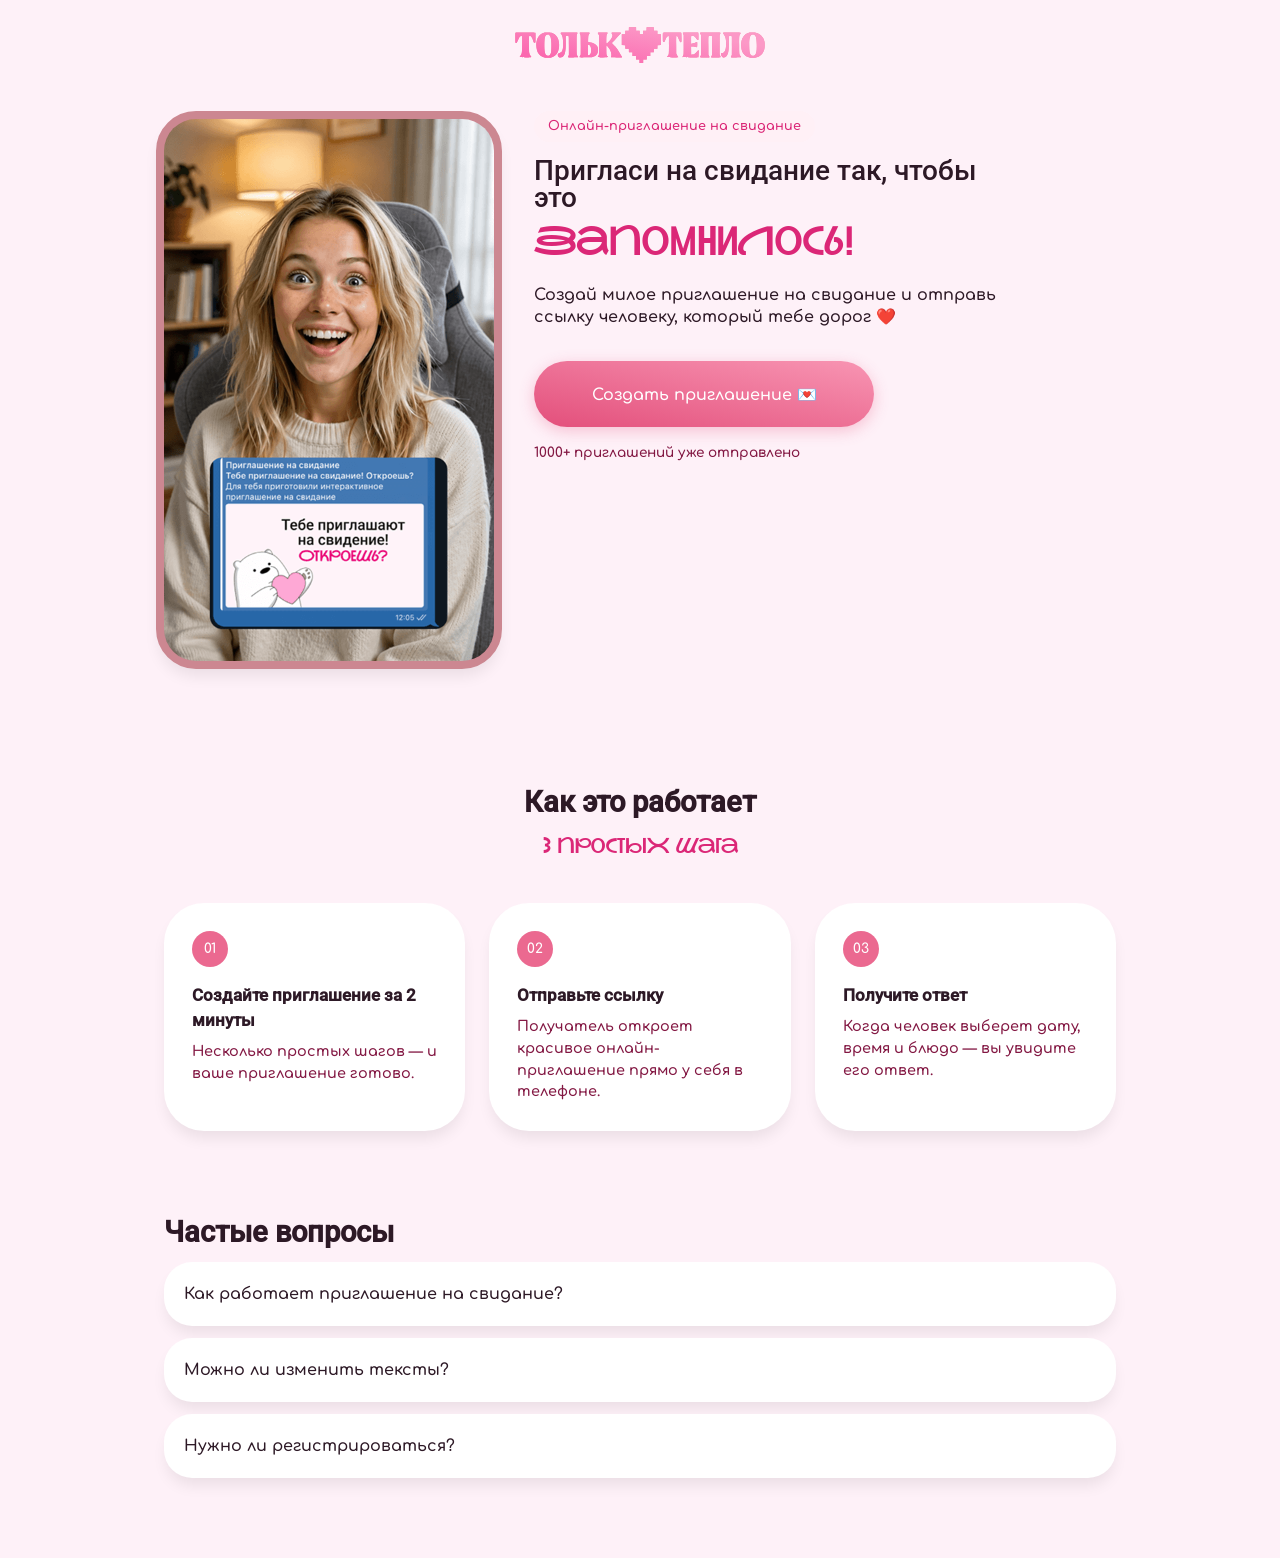
<file: index.html>
<!DOCTYPE html>
<html lang="ru">
  <head>
    <meta charset="UTF-8" />
    <meta
      name="viewport"
      content="width=device-width, initial-scale=1, viewport-fit=cover"
    />
    <title>
      Приглашение на свидание онлайн — создать и отправить по ссылке
    </title>
    <meta
      name="description"
      content="Создай приглашение на свидание онлайн за пару минут. Выбор даты, времени и предпочтений для встречи. Отправьте красивое приглашение по ссылке и получите ответ от второй половинки."
    />
    <meta
      property="og:title"
      content="Приглашение на свидание онлайн — отправь по ссылке"
    />
    <meta
      property="og:description"
      content="Создай приглашение на свидание онлайн за пару минут. Выбор даты, времени и предпочтений для встречи."
    />
    <meta property="og:image" content="meeting/social-badge.png" />
    <link rel="icon" href="meeting/social-badge.png" />
    <link
      rel="preload"
      href="fonts/Comfortaa-SemiBold.woff2"
      as="font"
      type="font/woff2"
      crossorigin="anonymous"
    />
    <link
      rel="preload"
      href="fonts/Roboto/Roboto-Medium.woff2"
      as="font"
      type="font/woff2"
      crossorigin="anonymous"
    />
    <link rel="preload" href="meeting/tolkoteplo2.svg" as="image" />
    <link rel="preload" href="meeting/video-poster.webp" as="image" />
    <link rel="stylesheet" href="styles.css" />
  </head>
  <body>
    <div id="app">
      <section id="landing" class="landing">
        <header class="header">
          <a href="/" class="logo-link">
            <img
              src="meeting/tolkoteplo2.svg"
              alt="Только тепло"
              class="logo-img"
            />
          </a>
        </header>
        <div class="landing-hero">
          <div class="phone-preview-wrap">
            <div
              class="phone-mockup phone-mockup--landing"
              id="landing-preview"
            >
              <img
                src="meeting/video-poster.webp"
                alt=""
                class="landing-poster"
                width="346"
                height="568"
              />
            </div>
          </div>
          <div class="hero-text">
            <span class="badge">Онлайн-приглашение на свидание</span>
            <h1 class="hero-title">
              <span class="hero-title-line1"
                >Пригласи на свидание так, чтобы это</span
              >
              <span class="hero-title-line2">запомнилось!</span>
            </h1>
            <p class="subtitle">
              Создай милое приглашение на свидание и отправь ссылку человеку,
              который тебе дорог ❤️
            </p>
            <button class="btn btn-primary btn-lg" id="start-create">
              Создать приглашение 💌
            </button>
            <p class="social-proof">1000+ приглашений уже отправлено</p>
          </div>
        </div>
        <section class="how-it-works">
          <h2>Как это работает</h2>
          <p class="section-accent">3 простых шага</p>
          <div class="steps-grid">
            <article class="step-card">
              <span class="step-num">01</span>
              <h3>Создайте приглашение за 2 минуты</h3>
              <p>Несколько простых шагов — и ваше приглашение готово.</p>
            </article>
            <article class="step-card">
              <span class="step-num">02</span>
              <h3>Отправьте ссылку</h3>
              <p>
                Получатель откроет красивое онлайн-приглашение прямо у себя в
                телефоне.
              </p>
            </article>
            <article class="step-card">
              <span class="step-num">03</span>
              <h3>Получите ответ</h3>
              <p>
                Когда человек выберет дату, время и блюдо — вы увидите его
                ответ.
              </p>
            </article>
          </div>
        </section>
        <section class="faq">
          <h2>Частые вопросы</h2>
          <details>
            <summary>Как работает приглашение на свидание?</summary>
            <p>
              Вы оформляете приглашение, а гость выбирает дату, время и блюдо.
              Его ответ можно скопировать и отправить вам.
            </p>
          </details>
          <details>
            <summary>Можно ли изменить тексты?</summary>
            <p>
              Да, все заголовки, кнопки и варианты блюд можно настроить в
              конструкторе.
            </p>
          </details>
          <details>
            <summary>Нужно ли регистрироваться?</summary>
            <p>Нет, приглашение можно создать без регистрации.</p>
          </details>
        </section>
      </section>
      <section id="constructor" class="constructor hidden">
        <header class="header">
          <a href="#" class="logo-link" id="logo-home">
            <img
              src="meeting/tolkoteplo2.svg"
              alt="Только тепло"
              class="logo-img"
            />
          </a>
        </header>
        <div class="progress-bar">
          <div class="progress-line">
            <div class="progress-fill" id="progress-fill"></div>
          </div>
          <div class="progress-dots">
            <span class="dot active" data-step="1">1</span>
            <span class="dot" data-step="2">2</span>
            <span class="dot" data-step="3">3</span>
            <span class="dot" data-step="4">4</span>
            <span class="dot" data-step="5">5</span>
          </div>
        </div>
        <div class="constructor-layout">
          <div class="preview-panel">
            <div class="screen-tabs" id="screen-tabs">
              <button class="tab active" data-tab="1">Экран 1</button>
              <button class="tab" data-tab="2">Экран 2</button>
            </div>
            <div class="phone-mockup" id="constructor-preview"></div>
          </div>
          <div class="editor-panel" id="editor-panel"></div>
        </div>
      </section>
      <section id="result" class="result hidden">
        <header class="header">
          <a href="#" class="logo-link" id="logo-home-2">
            <img
              src="meeting/tolkoteplo2.svg"
              alt="Только тепло"
              class="logo-img"
            />
          </a>
        </header>
        <div class="result-card">
          <h1>Приглашение готово! 🎉</h1>
          <p>Отправьте эту ссылку человеку, которого приглашаете:</p>
          <div class="link-box">
            <input type="text" id="invite-link" readonly />
            <button class="btn btn-primary" id="copy-link">Копировать</button>
          </div>
          <button class="btn btn-secondary" id="open-invite">
            Открыть приглашение
          </button>
          <button class="btn btn-ghost" id="create-another">
            Создать ещё одно
          </button>
        </div>
      </section>
    </div>
    <script>
      window.ASSETS = {
        logo: "meeting/tolkoteplo2.svg",
        videoPoster: "meeting/video-poster.webp",
        heart: "meeting/heart.webp",
        heart2: "meeting/heart2.webp",
        kiss: "meeting/kiss.webp",
        socialBadge: "meeting/social-badge.png",
      };
    </script>
    <script src="config.js"></script>
    <script src="preview.js"></script>
    <script src="constructor.js"></script>
    <script src="app.js"></script>
    <script>
      document.addEventListener("DOMContentLoaded", function () {
        var preview = document.getElementById("constructor-preview");
        if (preview && typeof DEFAULT_CONFIG !== "undefined") {
          preview.innerHTML = renderPreview(DEFAULT_CONFIG, 1);
        }
      });
    </script>
  </body>
</html>
</file>
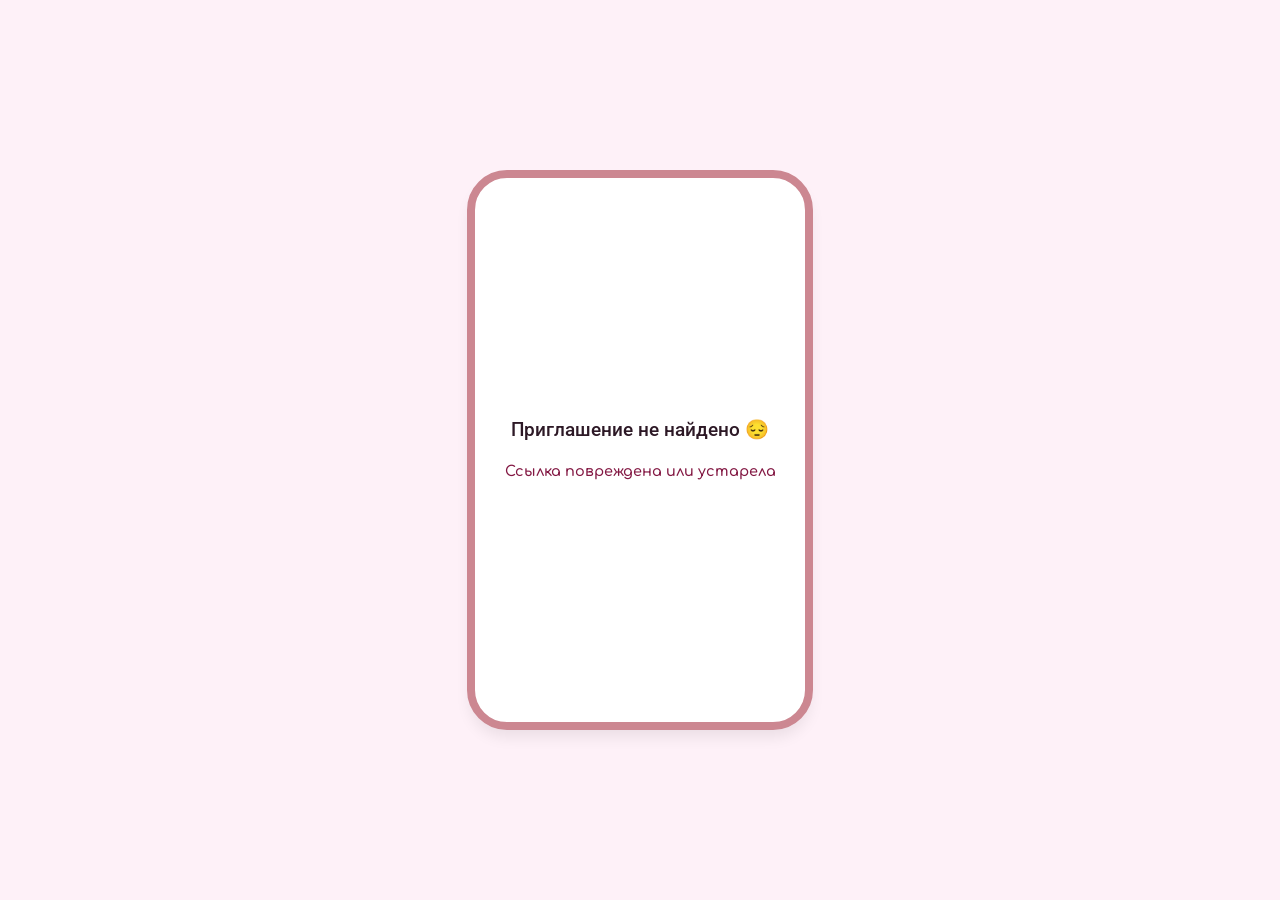
<file: invite.html>
<!DOCTYPE html>
<html lang="ru">
  <head>
    <meta charset="UTF-8" />
    <meta
      name="viewport"
      content="width=device-width, initial-scale=1, viewport-fit=cover"
    />
    <title>Приглашение на свидание ❤️</title>
    <meta property="og:image" content="meeting/social-badge.png" />
    <link rel="icon" href="meeting/social-badge.png" />
    <link rel="stylesheet" href="styles.css" />
  </head>
  <body class="invite-body">
    <div id="invite-app" class="invite-app">
      <div class="phone-mockup invite-phone" id="invite-screen"></div>
    </div>
    <script src="config.js"></script>
    <script src="preview.js"></script>
    <script src="invite.js"></script>
  </body>
</html>
</file>
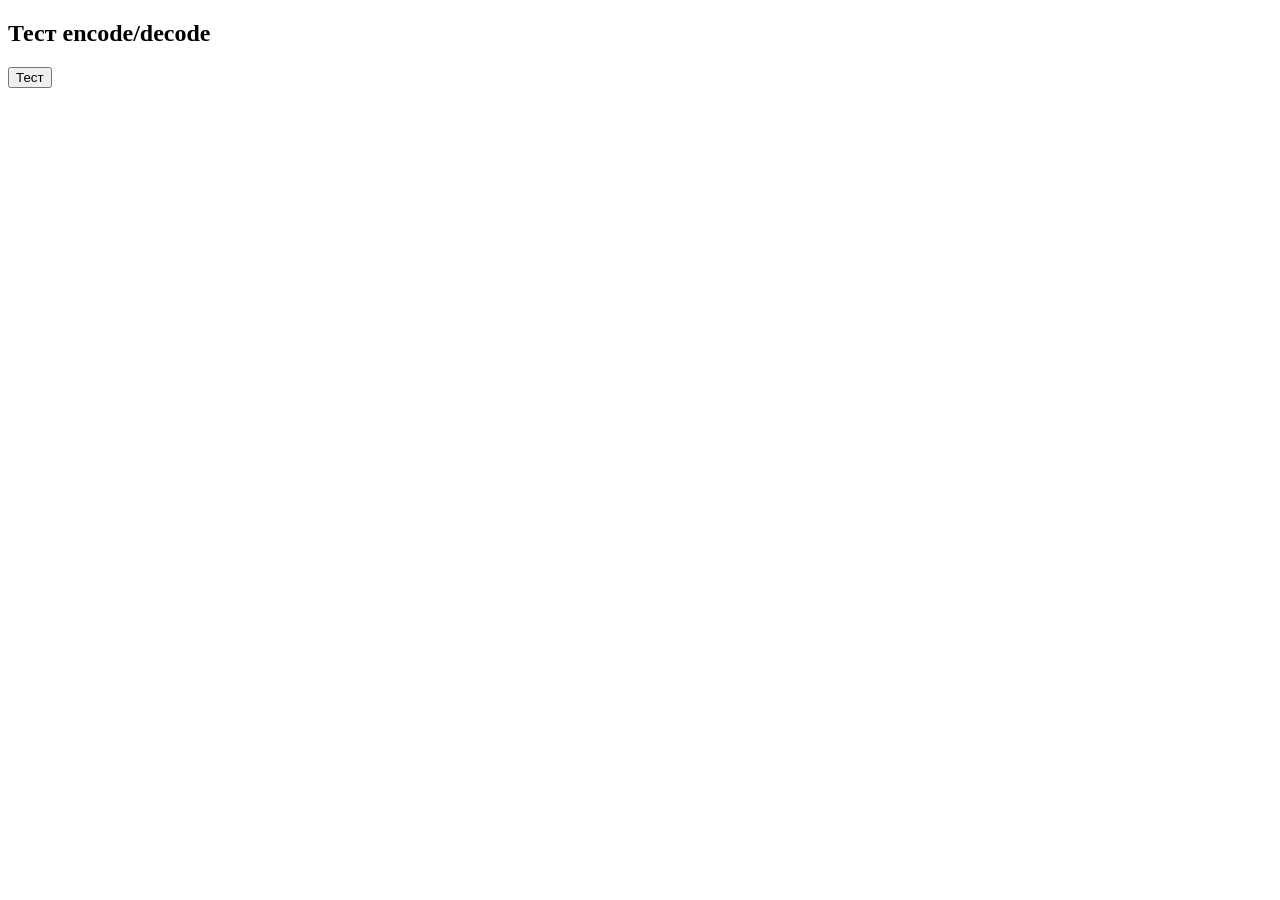
<file: test.html>
<!DOCTYPE html>
<html>
  <head>
    <title>Тест</title>
  </head>
  <body>
    <h2>Тест encode/decode</h2>
    <button onclick="testEncodeDecode()">Тест</button>
    <div id="result"></div>

    <script src="config.js"></script>
    <script>
      function testEncodeDecode() {
        var testConfig = {
          screen1: { title: "Тест", yesText: "Да", noText: "Нет" },
        };

        var encoded = encodeConfig(testConfig);
        var decoded = decodeConfig(encoded);

        document.getElementById("result").innerHTML =
          "Исходный: " +
          JSON.stringify(testConfig) +
          "<br>" +
          "Закодировано: " +
          encoded +
          "<br>" +
          "Декодировано: " +
          JSON.stringify(decoded) +
          "<br>" +
          "Совпадает: " +
          (JSON.stringify(testConfig) === JSON.stringify(decoded));
      }
    </script>
  </body>
</html>
</file>
<file: styles.css>
@font-face {
  font-family: "Comfortaa";
  src: url("fonts/Comfortaa-SemiBold.woff2") format("woff2");
  font-weight: 600;
  font-style: normal;
  font-display: swap;
}
@font-face {
  font-family: "NauryzRedKeds";
  src: url("fonts/NauryzRedKeds.woff2") format("woff2");
  font-weight: 400;
  font-style: normal;
  font-display: swap;
}
@font-face {
  font-family: "Roboto-Medium";
  src: url("fonts/Roboto/Roboto-Medium.woff2") format("woff2");
  font-weight: 500;
  font-style: normal;
  font-display: swap;
}
@font-face {
  font-family: "Roboto-Bold";
  src: url("fonts/Roboto/Roboto-Bold.woff2") format("woff2");
  font-weight: 700;
  font-style: normal;
  font-display: swap;
}
@font-face {
  font-family: "Roboto-SemiBold";
  src: url("fonts/Roboto/Roboto-SemiBold.woff2") format("woff2");
  font-weight: 600;
  font-style: normal;
  font-display: swap;
}

*,
*::before,
*::after {
  box-sizing: border-box;
  margin: 0;
  padding: 0;
}

:root {
  --bg: #fef1f8;
  --bg-card: #ffffff;
  --text: #2d1926;
  --text-muted: #831843;
  --pink: #eb6990;
  --pink-dark: #db2777;
  --pink-light: #f3ccd5;
  --pink-soft: #fff0f6;
  --no-btn: #d0ccdd;
  --phone-border: #cc8791;
  --radius-lg: 28px;
  --radius-xl: 40px;
  --radius-phone: 2.5rem;
  --radius-pill: 60px;
  --shadow: 0 10px 15px -3px rgba(0, 0, 0, 0.08);
  --font: "Comfortaa", -apple-system, BlinkMacSystemFont, "Segoe UI", Roboto,
    sans-serif;
  --font-title: "Roboto-Medium", -apple-system, BlinkMacSystemFont, "Segoe UI",
    Roboto, sans-serif;
  --font-accent: "NauryzRedKeds", "Apple Chancery", cursive, sans-serif;
}

html {
  scroll-behavior: smooth;
}

body {
  font-family: var(--font);
  background: var(--bg) !important;
  color: var(--text);
  min-height: 100vh;
  line-height: 1.5;
}

.hidden {
  display: none !important;
}

.header {
  text-align: center;
  padding: 1.5rem 1rem 0.5rem;
}

.logo-link {
  display: inline-flex;
  justify-content: center;
}

.logo-img {
  height: 2rem;
  width: auto;
  max-width: 100%;
}

@media (min-width: 641px) {
  .logo-img {
    height: 2.5rem;
  }
}

/* ===== НОВЫЕ АНИМАЦИИ ДЛЯ КНОПОК ===== */
.btn {
  font-family: var(--font);
  font-weight: 600;
  border: none;
  cursor: pointer;
  border-radius: var(--radius-pill);
  position: relative;
  overflow: hidden;
  transition: transform 0.2s cubic-bezier(0.34, 1.56, 0.64, 1),
    box-shadow 0.3s ease;
  will-change: transform;
}

/* Эффект пульсации при наведении */
.btn:hover {
  transform: scale(1.03);
  box-shadow: 0 8px 30px rgba(235, 105, 144, 0.35);
}

.btn:active {
  transform: scale(0.95);
  transition-duration: 0.1s;
}

/* Блик на кнопке (как на onlyteplo.ru) */
.btn::after {
  content: "";
  position: absolute;
  top: -50%;
  left: -60%;
  width: 200%;
  height: 200%;
  background: linear-gradient(
    115deg,
    transparent 20%,
    rgba(255, 255, 255, 0.1) 40%,
    rgba(255, 255, 255, 0.3) 50%,
    rgba(255, 255, 255, 0.1) 60%,
    transparent 80%
  );
  transform: rotate(25deg) translateX(-100%);
  transition: transform 0.6s cubic-bezier(0.25, 0.46, 0.45, 0.94);
  pointer-events: none;
}

.btn:hover::after {
  transform: rotate(25deg) translateX(100%);
}

/* Дополнительный эффект свечения для градиентных кнопок */
.btn-primary,
.btn-yes {
  background: linear-gradient(to top right, #e34f7b, #f895b3);
  color: #fff;
  padding: 0 1.5rem;
  height: 66px;
  font-size: 1rem;
  box-shadow: 0 4px 15px rgba(227, 79, 123, 0.3);
}

.btn-primary:hover,
.btn-yes:hover {
  box-shadow: 0 8px 30px rgba(227, 79, 123, 0.45);
  transform: scale(1.03);
}

/* Кнопка "Нет" */
.btn-no {
  background: linear-gradient(to top right, var(--no-btn), var(--no-btn));
  color: var(--text);
  padding: 0 1.5rem;
  height: 66px;
  font-size: 1rem;
  min-width: 110px;
  box-shadow: 0 4px 15px rgba(208, 204, 221, 0.3);
}

.btn-no:hover {
  box-shadow: 0 8px 30px rgba(208, 204, 221, 0.5);
  transform: scale(1.03);
}

/* Кнопка в конструкторе (продолжить, создать) */
.btn-primary {
  padding: 0 1.5rem;
  height: 66px;
  font-size: 1rem;
}

.btn-primary:disabled {
  opacity: 0.45;
  cursor: not-allowed;
  transform: none !important;
  box-shadow: none !important;
}

.btn-secondary {
  background: var(--pink-light);
  color: var(--text);
  padding: 14px 28px;
  font-size: 0.95rem;
  box-shadow: 0 4px 15px rgba(243, 204, 213, 0.3);
}

.btn-secondary:hover {
  box-shadow: 0 8px 30px rgba(243, 204, 213, 0.5);
  transform: scale(1.03);
}

.btn-ghost {
  background: transparent;
  color: var(--text-muted);
  padding: 12px 20px;
  font-size: 0.9rem;
}

.btn-ghost:hover {
  background: rgba(235, 105, 144, 0.08);
  transform: scale(1.02);
}

.btn-lg {
  width: 100%;
  max-width: 340px;
}

.btn-row {
  display: flex;
  gap: 1rem;
  justify-content: center;
  flex-wrap: wrap;
}

/* Анимация для кнопок в превью телефона */
.phone-mockup .btn {
  transition: transform 0.2s cubic-bezier(0.34, 1.56, 0.64, 1),
    box-shadow 0.3s ease;
}

.phone-mockup .btn:hover {
  transform: scale(1.04);
}

.phone-mockup .btn:active {
  transform: scale(0.93);
  transition-duration: 0.08s;
}

/* ===== ОСТАЛЬНЫЕ СТИЛИ (БЕЗ ИЗМЕНЕНИЙ) ===== */

.landing-hero {
  display: flex;
  flex-direction: column;
  gap: 2rem;
  max-width: 1000px;
  margin: 1.5rem auto 0;
  padding: 0 1rem 2rem;
  align-items: stretch;
}

@media (min-width: 641px) {
  .landing-hero {
    flex-direction: row;
    align-items: flex-start;
    margin-top: 2rem;
  }
  .phone-preview-wrap {
    order: 1;
    flex-shrink: 0;
    position: sticky;
    top: 1.5rem;
  }
  .hero-text {
    order: 2;
    flex: 1;
    min-width: 0;
  }
}

@media (max-width: 640px) {
  .phone-preview-wrap {
    display: none;
  }
}

.phone-preview-wrap {
  display: flex;
  justify-content: center;
}

.phone-mockup {
  width: 100%;
  max-width: 346px;
  min-height: 520px;
  background: var(--phone-border);
  border: 8px solid var(--phone-border);
  border-radius: var(--radius-phone);
  box-shadow: var(--shadow);
  padding: 0;
  display: flex;
  flex-direction: column;
  align-items: stretch;
  position: relative;
  overflow: hidden;
}

.phone-mockup--landing {
  min-height: auto;
}

.landing-poster {
  display: block;
  width: 100%;
  height: auto;
  aspect-ratio: 346 / 568;
  object-fit: cover;
  background: var(--phone-border);
}

.phone-mockup:not(.phone-mockup--landing) {
  background: var(--bg-card);
  padding: 20px 16px;
}

.screen-content {
  width: 100%;
  text-align: center;
  display: flex;
  flex-direction: column;
  align-items: center;
  gap: 18px;
  flex: 1;
  justify-content: center;
}

.screen-content h2 {
  font-family: var(--font-title);
  font-size: 1.2rem;
  font-weight: 500;
  line-height: 1.35;
  white-space: pre-line;
}

.illus-img {
  width: min(100%, 220px);
  height: auto;
  max-height: 180px;
  object-fit: contain;
  border-radius: 12px;
}

.illus.emoji-only {
  font-size: 4rem;
  line-height: 1;
}

.hero-text {
  max-width: 480px;
  text-align: center;
  margin: 0 auto;
}

@media (min-width: 641px) {
  .hero-text {
    text-align: left;
    margin: 0;
  }
}

.badge {
  display: inline-block;
  background: var(--pink-soft);
  color: var(--pink-dark);
  padding: 6px 14px;
  border-radius: var(--radius-pill);
  font-size: 0.8rem;
  font-weight: 600;
  margin-bottom: 16px;
}

.hero-title {
  font-family: var(--font-title);
  font-size: 28px;
  line-height: 1.15;
  margin-bottom: 1rem;
  font-weight: 500;
}

.hero-title-line1 {
  display: inline-block;
  font-size: 28px;
  line-height: 0.95;
}

.hero-title-line2 {
  display: inline-block;
  font-family: var(--font-accent);
  font-size: 40px;
  line-height: 1.15;
  color: var(--pink-dark);
  margin-top: 0.2em;
}

@media (max-width: 579px) {
  .hero-title-line1 {
    font-size: 26px;
  }
  .hero-title-line2 {
    display: block;
    width: 100%;
    text-align: center;
    font-size: clamp(28px, 9vw, 38px);
    margin-top: 10px;
  }
}

.subtitle {
  color: var(--text);
  margin-bottom: 2rem;
  font-size: 1rem;
  font-weight: 600;
  line-height: 1.4;
}

.social-proof {
  margin-top: 16px;
  font-size: 0.85rem;
  color: var(--text-muted);
}

.how-it-works,
.faq {
  max-width: 1000px;
  margin: 80px auto;
  padding: 0 24px;
  text-align: center;
}

.how-it-works h2,
.faq h2 {
  font-family: var(--font-title);
  font-size: 1.8rem;
  margin-bottom: 8px;
}

.section-accent {
  font-family: var(--font-accent);
  color: var(--pink-dark);
  font-size: 1.3rem;
  margin-bottom: 40px;
}

.steps-grid {
  display: grid;
  grid-template-columns: repeat(3, 1fr);
  gap: 24px;
  text-align: left;
}

.step-card {
  background: var(--bg-card);
  border-radius: var(--radius-xl);
  padding: 28px;
  box-shadow: var(--shadow);
}

.step-num {
  display: inline-block;
  background: var(--pink);
  color: #fff;
  width: 36px;
  height: 36px;
  border-radius: 50%;
  text-align: center;
  line-height: 36px;
  font-weight: 700;
  font-size: 0.85rem;
  margin-bottom: 16px;
}

.step-card h3 {
  font-family: var(--font-title);
  font-size: 1.05rem;
  margin-bottom: 8px;
}

.step-card p {
  color: var(--text-muted);
  font-size: 0.9rem;
}

.faq {
  text-align: left;
}

.faq details {
  background: var(--bg-card);
  border-radius: var(--radius-lg);
  margin-bottom: 12px;
  padding: 4px 20px;
  box-shadow: var(--shadow);
}

.faq summary {
  cursor: pointer;
  font-weight: 600;
  padding: 16px 0;
  list-style: none;
}

.faq summary::-webkit-details-marker {
  display: none;
}

.faq p {
  color: var(--text-muted);
  padding-bottom: 16px;
  font-size: 0.9rem;
}

.constructor {
  padding-bottom: 60px;
}

.progress-bar {
  max-width: 42rem;
  margin: 16px auto 32px;
  position: relative;
  padding: 0 24px;
}

.progress-line {
  height: 4px;
  background: var(--pink-light);
  border-radius: 9999px;
  position: absolute;
  top: 14px;
  left: 40px;
  right: 40px;
}

.progress-fill {
  height: 100%;
  background: var(--pink);
  border-radius: 9999px;
  width: 0%;
  transition: width 0.3s;
}

.progress-dots {
  display: flex;
  justify-content: space-between;
  position: relative;
}

.dot {
  width: 32px;
  height: 32px;
  border-radius: 50%;
  background: var(--pink-light);
  color: var(--pink);
  display: flex;
  align-items: center;
  justify-content: center;
  font-weight: 700;
  font-size: 0.85rem;
  transition: background 0.3s, color 0.3s;
}

.dot.active,
.dot.done {
  background: var(--pink);
  color: #fff;
}

.constructor-layout {
  display: grid;
  grid-template-columns: 1fr 1.2fr;
  gap: 32px;
  max-width: 1100px;
  margin: 0 auto;
  padding: 0 24px;
  align-items: start;
}

.preview-panel {
  position: sticky;
  top: 24px;
}

.screen-tabs {
  display: flex;
  gap: 8px;
  margin-bottom: 12px;
  justify-content: center;
}

.tab {
  font-family: var(--font);
  padding: 8px 20px;
  border: 2px solid var(--pink-light);
  background: var(--bg-card);
  border-radius: var(--radius-pill);
  cursor: pointer;
  font-weight: 600;
  color: var(--text-muted);
  font-size: 0.85rem;
}

.tab.active {
  border-color: var(--pink);
  color: var(--pink);
  background: var(--pink-soft);
}

.editor-panel {
  background: var(--bg-card);
  border-radius: var(--radius-xl);
  padding: 32px;
  box-shadow: var(--shadow);
}

.editor-panel h2 {
  font-family: var(--font-title);
  font-size: 1.3rem;
  margin-bottom: 6px;
}

.editor-subtitle {
  margin: 24px 0 12px;
  font-size: 1rem;
  font-family: var(--font-title);
}

.editor-hint {
  color: var(--text-muted);
  font-size: 0.85rem;
  margin-bottom: 24px;
}

.field {
  margin-bottom: 20px;
}

.field label {
  display: block;
  font-weight: 600;
  font-size: 0.85rem;
  margin-bottom: 6px;
}

.field input,
.field textarea {
  width: 100%;
  font-family: var(--font);
  border: 2px solid var(--pink-light);
  border-radius: 16px;
  padding: 12px 16px;
  font-size: 0.95rem;
  color: var(--text);
  background: var(--bg);
  resize: vertical;
}

.field input:focus,
.field textarea:focus {
  outline: none;
  border-color: var(--pink);
}

.field-hint {
  font-size: 0.75rem;
  color: var(--text-muted);
  margin-top: 4px;
}

.radio-group {
  display: flex;
  flex-direction: column;
  gap: 8px;
  margin-bottom: 16px;
}

.radio-option {
  display: flex;
  align-items: flex-start;
  gap: 10px;
  padding: 12px;
  border: 2px solid var(--pink-light);
  border-radius: 16px;
  cursor: pointer;
  transition: border-color 0.15s;
}

.radio-option:has(input:checked) {
  border-color: var(--pink);
  background: var(--pink-soft);
}

.radio-option input {
  margin-top: 3px;
  accent-color: var(--pink);
}

.radio-option strong {
  display: block;
  font-size: 0.9rem;
}
.radio-option span {
  font-size: 0.8rem;
  color: var(--text-muted);
}

.image-picker {
  display: flex;
  gap: 8px;
  flex-wrap: wrap;
  margin-bottom: 12px;
}

.image-option {
  width: 72px;
  height: 72px;
  border: 2px solid var(--pink-light);
  border-radius: 12px;
  padding: 0;
  cursor: pointer;
  background: var(--bg);
  transition: border-color 0.15s;
  overflow: hidden;
}

.image-option img {
  width: 100%;
  height: 100%;
  object-fit: cover;
  display: block;
}

.image-option.selected {
  border-color: var(--pink);
  box-shadow: 0 0 0 2px var(--pink-soft);
}

.dish-list {
  display: flex;
  flex-direction: column;
  gap: 12px;
}

.dish-item {
  border: 2px solid var(--pink-light);
  border-radius: 16px;
  padding: 16px;
}

.dish-item summary {
  cursor: pointer;
  font-weight: 600;
  list-style: none;
}

.dish-item summary::-webkit-details-marker {
  display: none;
}

.dish-row {
  display: flex;
  gap: 12px;
  align-items: center;
  margin-top: 12px;
}

.dish-emoji-input {
  width: 56px !important;
  text-align: center;
  font-size: 1.5rem !important;
  padding: 8px !important;
}

.btn-delete {
  background: none;
  border: none;
  color: var(--pink);
  cursor: pointer;
  font-family: var(--font);
  font-size: 0.8rem;
  margin-left: auto;
}

.editor-nav {
  display: flex;
  justify-content: space-between;
  align-items: center;
  margin-top: 28px;
  padding-top: 20px;
  border-top: 1px solid var(--pink-light);
}

.invite-body {
  display: flex;
  align-items: center;
  justify-content: center;
  min-height: 100vh;
  padding: 20px;
}

.invite-app {
  width: 100%;
  display: flex;
  justify-content: center;
}

.invite-phone {
  min-height: 560px;
}

.screen-subtitle {
  color: var(--text-muted);
  font-size: 0.9rem;
}

.date-fields {
  width: 100%;
  display: flex;
  flex-direction: column;
  gap: 12px;
}

.date-fields input {
  font-family: var(--font);
  border: 2px solid var(--pink-light);
  border-radius: 16px;
  padding: 14px;
  font-size: 1rem;
  width: 100%;
  background: var(--bg);
}

.food-grid {
  display: grid;
  grid-template-columns: repeat(2, 1fr);
  gap: 10px;
  width: 100%;
}

.food-card {
  border: 2px solid var(--pink-light);
  border-radius: 16px;
  padding: 16px 8px;
  cursor: pointer;
  transition: border-color 0.15s, background 0.15s;
  text-align: center;
}

.food-card:hover,
.food-card.selected {
  border-color: var(--pink);
  background: var(--pink-soft);
}

.food-card .emoji {
  font-size: 2rem;
  display: block;
  margin-bottom: 6px;
}
.food-card .name {
  font-size: 0.85rem;
  font-weight: 600;
}

.shake {
  animation: shake 0.5s ease;
}

@keyframes shake {
  0%,
  100% {
    transform: translateX(0);
  }
  20% {
    transform: translateX(-8px);
  }
  40% {
    transform: translateX(8px);
  }
  60% {
    transform: translateX(-6px);
  }
  80% {
    transform: translateX(6px);
  }
}

.hearts-burst {
  position: absolute;
  inset: 0;
  pointer-events: none;
  overflow: hidden;
  z-index: 5;
}

.heart-particle {
  position: absolute;
  width: 28px;
  height: 28px;
  object-fit: contain;
  animation: float-up 1.1s ease forwards;
}

.yes-heart-flash {
  position: absolute;
  left: 50%;
  top: 28%;
  width: 64px;
  height: 64px;
  transform: translate(-50%, -50%);
  object-fit: contain;
  z-index: 6;
  animation: heart-pop 0.55s ease forwards;
}

@keyframes heart-pop {
  0% {
    opacity: 0;
    transform: translate(-50%, -50%) scale(0.4);
  }
  40% {
    opacity: 1;
    transform: translate(-50%, -50%) scale(1.15);
  }
  100% {
    opacity: 0;
    transform: translate(-50%, -70%) scale(1.3);
  }
}

@keyframes float-up {
  0% {
    opacity: 1;
    transform: translateY(0) scale(1);
  }
  100% {
    opacity: 0;
    transform: translateY(-120px) scale(1.4);
  }
}

.kiss-overlay {
  position: absolute;
  inset: 0;
  display: flex;
  align-items: center;
  justify-content: center;
  background: rgba(254, 241, 248, 0.88);
  animation: fade-in 0.25s;
  z-index: 10;
}

.kiss-img {
  width: min(70%, 180px);
  height: auto;
  object-fit: contain;
  animation: kiss-pop 0.7s ease;
}

@keyframes kiss-pop {
  0% {
    opacity: 0;
    transform: scale(0.5);
  }
  35% {
    opacity: 1;
    transform: scale(1.08);
  }
  100% {
    opacity: 1;
    transform: scale(1);
  }
}

@keyframes fade-in {
  from {
    opacity: 0;
  }
  to {
    opacity: 1;
  }
}

.btn-no.shrink {
  transform: scale(var(--scale, 1));
  transition: transform 0.2s;
}

.btn-no.runaway {
  position: relative;
  transition: transform 0.15s;
}

.result {
  min-height: 100vh;
  display: flex;
  flex-direction: column;
}

.result-card {
  max-width: 520px;
  margin: 60px auto;
  background: var(--bg-card);
  border-radius: var(--radius-xl);
  padding: 40px;
  box-shadow: var(--shadow);
  text-align: center;
}

.result-card h1 {
  font-family: var(--font-title);
  font-size: 1.6rem;
  margin-bottom: 12px;
}

.result-card p {
  color: var(--text-muted);
  margin-bottom: 24px;
}

.link-box {
  display: flex;
  gap: 8px;
  margin-bottom: 16px;
}

.link-box input {
  flex: 1;
  font-family: var(--font);
  border: 2px solid var(--pink-light);
  border-radius: 16px;
  padding: 12px;
  font-size: 0.85rem;
  background: var(--bg);
}

.result-card .btn {
  margin: 8px 4px;
}

.response-card {
  margin-top: 24px;
  padding: 20px;
  background: var(--pink-soft);
  border-radius: 16px;
  text-align: left;
  font-size: 0.9rem;
  width: 100%;
}

@media (max-width: 900px) {
  .constructor-layout,
  .steps-grid {
    grid-template-columns: 1fr;
  }
  .preview-panel {
    position: static;
  }
  .hero-text {
    text-align: center;
    margin: 0 auto;
  }
  .btn-lg {
    margin: 0 auto;
    display: block;
  }
}

@media (max-width: 600px) {
  .steps-grid {
    grid-template-columns: 1fr;
  }
  .editor-panel {
    padding: 20px;
  }
  .link-box {
    flex-direction: column;
  }
}
</file>
